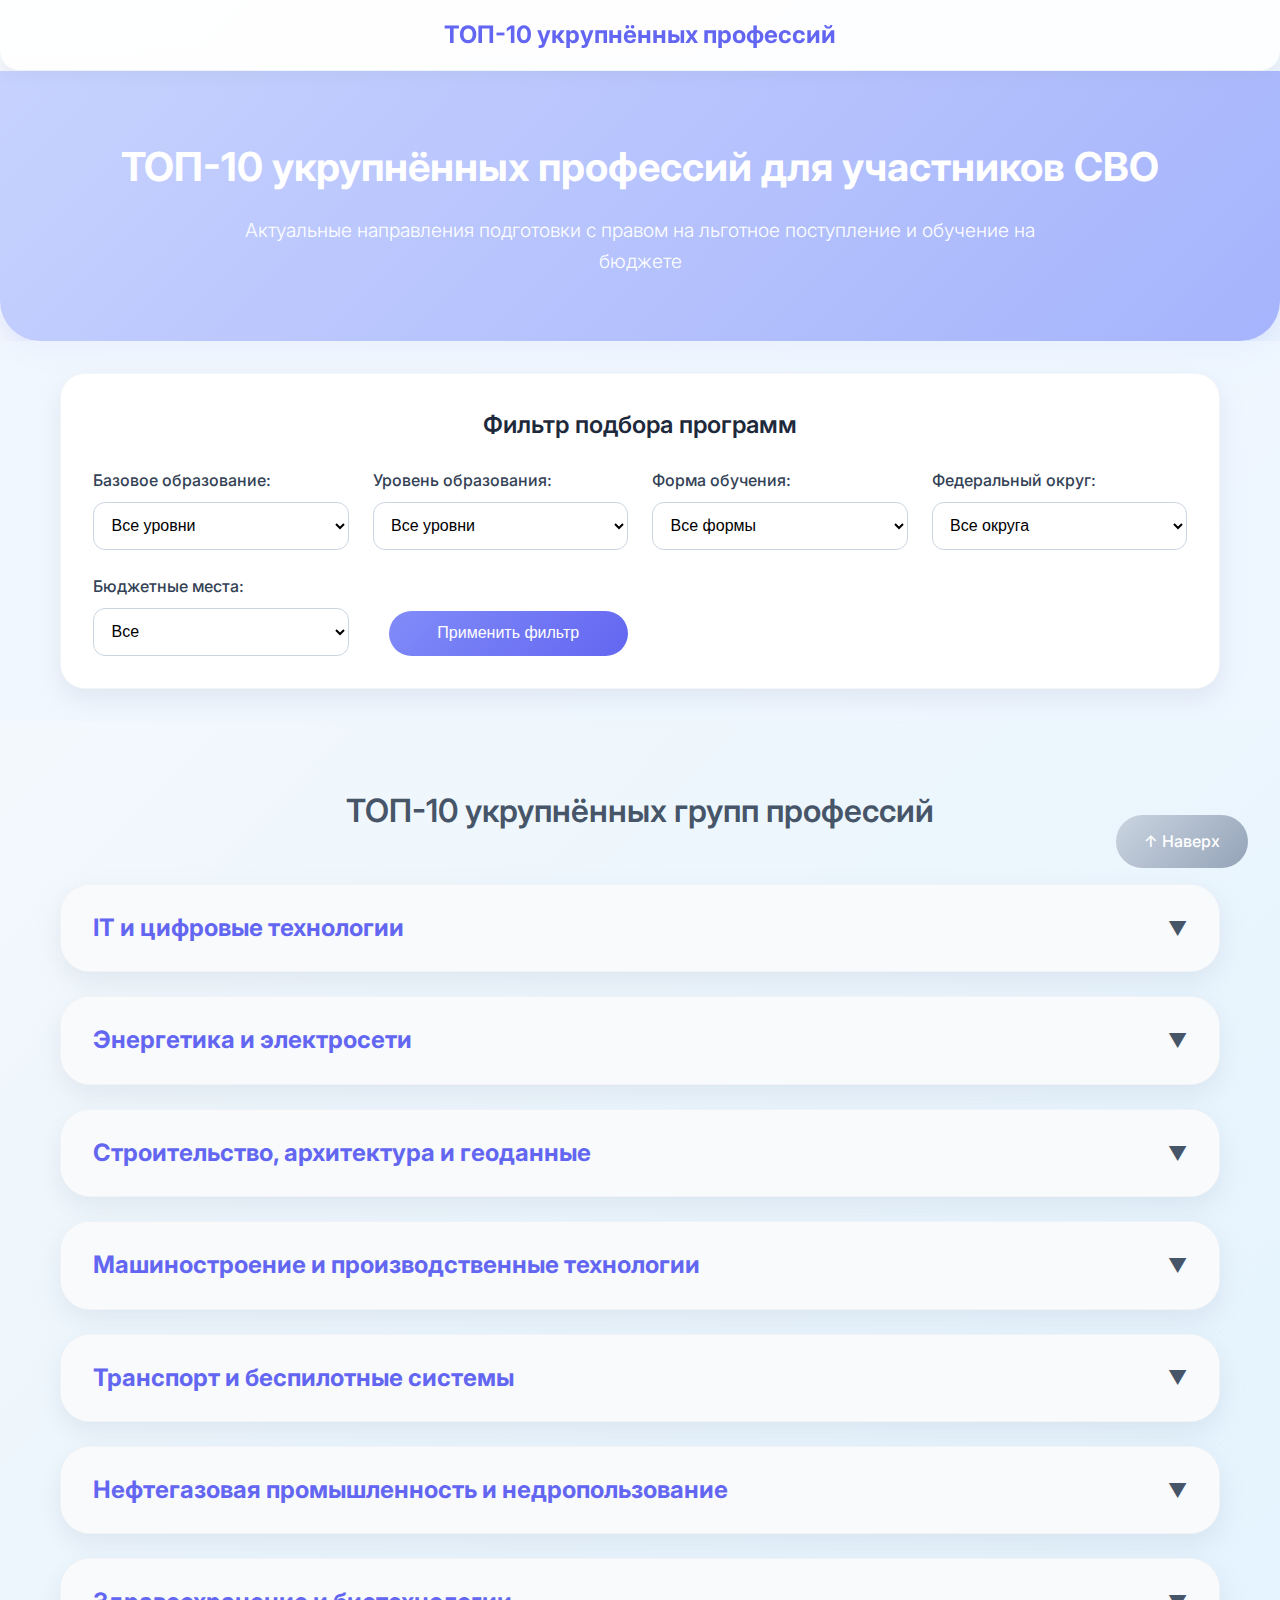
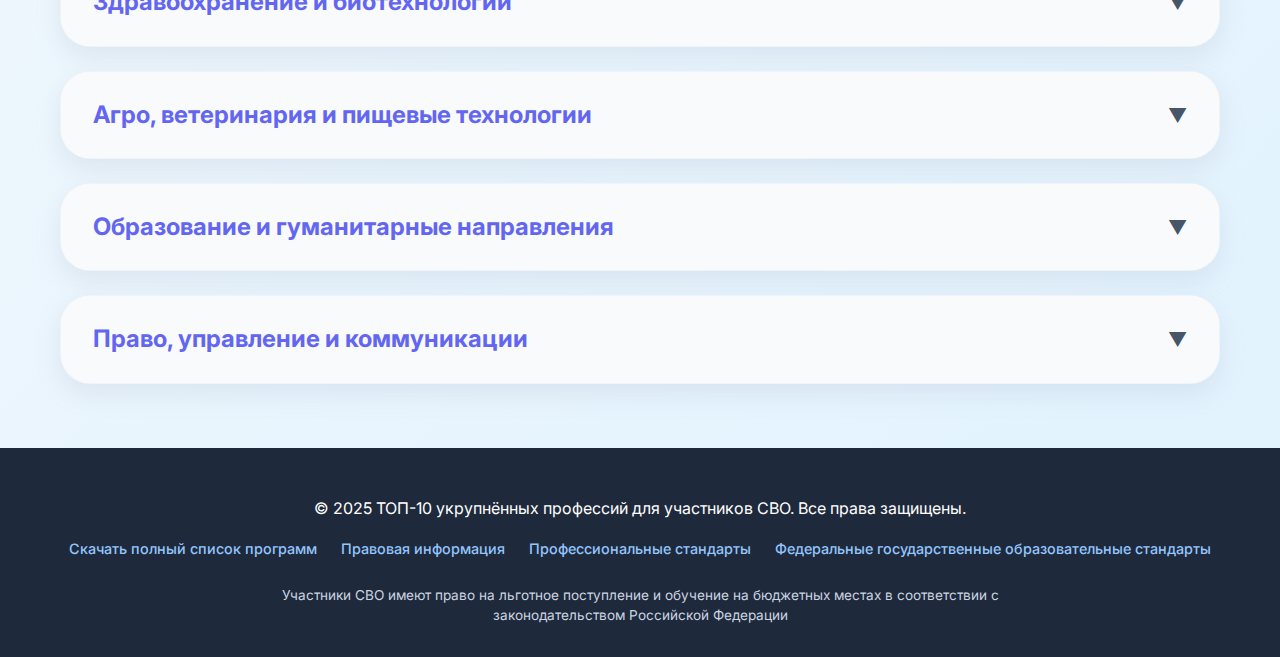
<file: index.html>
<!DOCTYPE html>
<html lang="ru">
<head>
    <meta charset="UTF-8">
    <meta name="viewport" content="width=device-width, initial-scale=1.0">
    <title>ТОП-10 укрупнённых профессий</title>
    <link rel="preconnect" href="https://fonts.googleapis.com">
    <link rel="preconnect" href="https://fonts.gstatic.com" crossorigin>
    <link href="https://fonts.googleapis.com/css2?family=Inter:wght@300;400;500;600;700&display=swap" rel="stylesheet">
    <link rel="stylesheet" href="style.css">
</head>
<body>
    <!-- Header -->
    <header class="header">
        <div class="container">
            <h1 class="logo">ТОП-10 укрупнённых профессий</h1>
        </div>
    </header>

    <!-- Hero Section -->
    <section class="hero">
        <div class="container">
            <h1 class="hero-title">ТОП-10 укрупнённых профессий для участников СВО</h1>
            <p class="hero-subtitle">Актуальные направления подготовки с правом на льготное поступление и обучение на бюджете</p>
        </div>
    </section>

    <!-- Filter Section -->
    <section class="filter-section">
        <div class="container">
            <div class="filter-container">
                <h2 class="filter-title">Фильтр подбора программ</h2>
                <div class="filter-controls">
                    <div class="filter-group">
                        <label for="education-level">Базовое образование:</label>
                        <select id="education-level" class="filter-select">
                            <option value="all">Все уровни</option>
                            <option value="9">9 классов</option>
                            <option value="11">11 классов</option>
                        </select>
                    </div>
                    <div class="filter-group">
                        <label for="education-type">Уровень образования:</label>
                        <select id="education-type" class="filter-select">
                            <option value="all">Все уровни</option>
                            <option value="spo">СПО</option>
                            <option value="vo">Высшее (ВО)</option>
                        </select>
                    </div>
                    <div class="filter-group">
                        <label for="form-of-study">Форма обучения:</label>
                        <select id="form-of-study" class="filter-select">
                            <option value="all">Все формы</option>
                            <option value="fulltime">Очная</option>
                            <option value="parttime">Заочная</option>
                        </select>
                    </div>
                    <div class="filter-group">
                        <label for="federal-district">Федеральный округ:</label>
                        <select id="federal-district" class="filter-select">
                            <option value="all">Все округа</option>
                            <option value="ЦФО">Центральный</option>
                            <option value="СЗФО">Северо-Западный</option>
                            <option value="ЮФО">Южный</option>
                            <option value="СКФО">Северо-Кавказский</option>
                            <option value="ПФО">Приволжский</option>
                            <option value="УФО">Уральский</option>
                            <option value="СФО">Сибирский</option>
                            <option value="ДФО">Дальневосточный</option>
                        </select>
                    </div>
                    <div class="filter-group">
                        <label for="budget-places">Бюджетные места:</label>
                        <select id="budget-places" class="filter-select">
                            <option value="all">Все</option>
                            <option value="yes">Только с бюджетными местами</option>
                        </select>
                    </div>
                    <button id="apply-filter" class="btn btn-primary">Применить фильтр</button>
                </div>
            </div>
        </div>
    </section>

    <!-- Professions Section -->
    <section class="professions-section">
        <div class="container">
            <h2 class="section-title">ТОП-10 укрупнённых групп профессий</h2>
            <div id="professions-container" class="accordion-container">
                <!-- Profession accordions will be generated by JavaScript -->
            </div>
        </div>
    </section>

    <!-- Back to Top Button -->
    <div class="back-to-top">
        <a href="#" class="btn btn-back">↑ Наверх</a>
    </div>

    <!-- Footer -->
    <footer class="footer">
        <div class="container">
            <p class="copyright">© 2025 ТОП-10 укрупнённых профессий для участников СВО. Все права защищены.</p>
            <div class="footer-links">
                <a href="#" class="download-link">Скачать полный список программ</a>
                <a href="#" class="legal-link">Правовая информация</a>
                <a href="#" class="standards-link">Профессиональные стандарты</a>
                <a href="#" class="fgos-link">Федеральные государственные образовательные стандарты</a>
            </div>
            <p class="svo-rights">Участники СВО имеют право на льготное поступление и обучение на бюджетных местах в соответствии с законодательством Российской Федерации</p>
        </div>
    </footer>

    <script src="script.js"></script>
    <script>
        // Smooth scroll for back-to-top button
        document.addEventListener('DOMContentLoaded', function() {
            const backToTop = document.querySelector('.back-to-top a');
            if (backToTop) {
                backToTop.addEventListener('click', function(e) {
                    e.preventDefault();
                    window.scrollTo({
                        top: 0,
                        behavior: 'smooth'
                    });
                });
            }
        });
    </script>
</body>
</html>
</file>
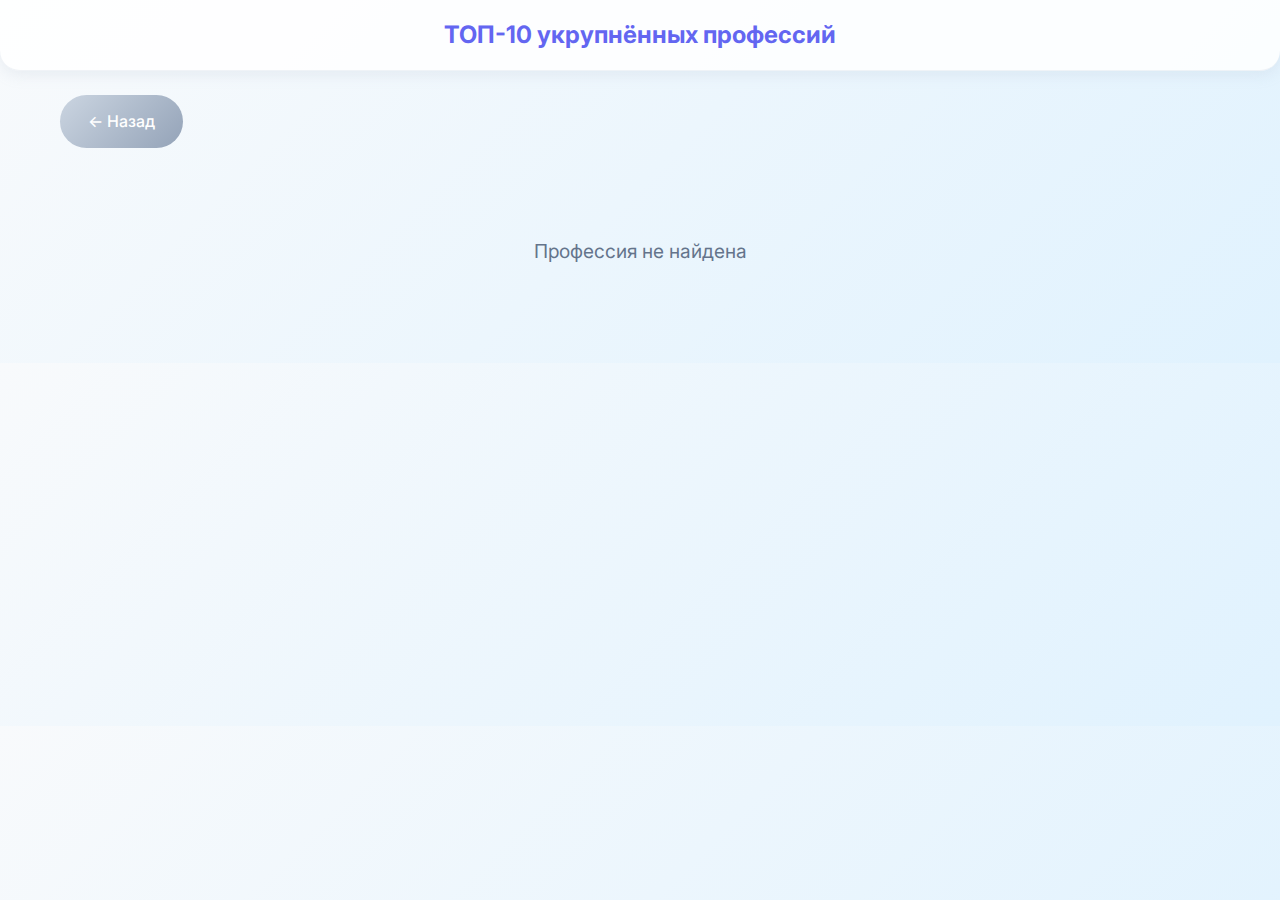
<file: profession_detail.html>
<!DOCTYPE html>
<html lang="ru">
<head>
    <meta charset="UTF-8">
    <meta name="viewport" content="width=device-width, initial-scale=1.0">
    <title>Детальная информация о профессии</title>
    <link rel="preconnect" href="https://fonts.googleapis.com">
    <link rel="preconnect" href="https://fonts.gstatic.com" crossorigin>
    <link href="https://fonts.googleapis.com/css2?family=Inter:wght@300;400;500;600;700&display=swap" rel="stylesheet">
    <link rel="stylesheet" href="style.css">
</head>
<body>
    <!-- Header -->
    <header class="header">
        <div class="container">
            <h1 class="logo">ТОП-10 укрупнённых профессий</h1>
        </div>
    </header>

    <!-- Back Button -->
    <section class="back-section">
        <div class="container">
            <a href="index.html" class="btn btn-back">← Назад</a>
        </div>
    </section>

    <!-- Detail Section -->
    <section class="detail-section">
        <div class="container">
            <div id="profession-detail" class="detail-content">
                <!-- Content will be populated by JavaScript -->
            </div>
        </div>
    </section>

    <script src="script.js"></script>
    <script>
        // Function to get URL parameter
        function getUrlParameter(name) {
            const urlParams = new URLSearchParams(window.location.search);
            return urlParams.get(name);
        }

        // Function to display profession detail
        function displayProfessionDetail() {
            const professionId = getUrlParameter('id');
            if (!professionId) {
                document.getElementById('profession-detail').innerHTML = '<p class="no-results">Профессия не найдена</p>';
                return;
            }

            const profession = professionsData.find(p => p.id == professionId);
            if (!profession) {
                document.getElementById('profession-detail').innerHTML = '<p class="no-results">Профессия не найдена</p>';
                return;
            }

            // Create detailed view for the profession
            const programsList = profession.programs.map(program => `
                <div class="program-detail-card">
                    <h4>${program.name} (${program.level})</h4>
                    <p><strong>Код программы:</strong> ${program.code}</p>
                    <p><strong>Квалификация:</strong> ${program.qualification}</p>
                    <p><strong>Срок обучения:</strong> ${program.duration}</p>
                    <p><strong>Профессиональный стандарт:</strong> ${program.profstandard}</p>
                    <p><strong>Возможные должности:</strong> ${program.positions.join(', ')}</p>
                    <p><strong>Федеральные округа:</strong> ${program.federalDistricts.join(', ')}</p>
                </div>
            `).join('');

            document.getElementById('profession-detail').innerHTML = `
                <div class="detail-card">
                    <h2 class="detail-title">${profession.title}</h2>
                    <div class="code-label">Коды УГС: <span class="code-value">${profession.code}</span></div>
                    <p class="detail-description">${profession.description}</p>
                    
                    <h3 class="section-subtitle">Базовые категории профессий:</h3>
                    <div class="skills-list">
                        ${profession.categories.map(category => `<span class="skill-tag">${category}</span>`).join('')}
                    </div>
                    
                    <h3 class="section-subtitle">Образовательные программы:</h3>
                    <div class="programs-container">
                        ${programsList}
                    </div>
                    
                    <div class="detail-actions">
                        <a href="#" class="btn btn-primary">Поступить</a>
                    </div>
                </div>
            `;
        }

        // Load the detail when the page is ready
        document.addEventListener('DOMContentLoaded', function() {
            displayProfessionDetail();
        });
    </script>
</body>
</html>
</file>
<file: style.css>
* {
    margin: 0;
    padding: 0;
    box-sizing: border-box;
}

body {
    font-family: 'Inter', sans-serif;
    background: linear-gradient(135deg, #f8fafc 0%, #e0f2fe 100%);
    color: #475569;
    line-height: 1.6;
}

.container {
    max-width: 1200px;
    margin: 0 auto;
    padding: 0 20px;
}

/* Header */
.header {
    background-color: rgba(255, 255, 255, 0.85);
    box-shadow: 0 4px 15px rgba(148, 163, 184, 0.15);
    padding: 1rem 0;
    position: sticky;
    top: 0;
    z-index: 100;
    border-bottom: 1px solid rgba(226, 232, 240, 0.5);
    border-radius: 0 0 20px 20px;
}

.logo {
    font-size: 1.5rem;
    font-weight: 700;
    color: #6366f1;
    text-align: center;
}

/* Filter Section */
.filter-section {
    background-color: rgba(239, 246, 255, 0.7);
    padding: 2rem 0;
}

.filter-container {
    background-color: white;
    border-radius: 25px;
    padding: 2rem;
    box-shadow: 0 10px 25px rgba(148, 163, 184, 0.18);
    border: 1px solid rgba(226, 232, 240, 0.4);
}

.filter-title {
    font-size: 1.5rem;
    font-weight: 600;
    color: #1e293b;
    margin-bottom: 1.5rem;
    text-align: center;
}

.filter-controls {
    display: grid;
    grid-template-columns: repeat(auto-fit, minmax(250px, 1fr));
    gap: 1.5rem;
    align-items: end;
}

.filter-group {
    display: flex;
    flex-direction: column;
}

.filter-group label {
    font-weight: 500;
    color: #334155;
    margin-bottom: 0.5rem;
}

.filter-select {
    padding: 0.85rem;
    border: 1px solid #cbd5e1;
    border-radius: 12px;
    font-size: 1rem;
    background-color: white;
    transition: border-color 0.3s ease, box-shadow 0.3s ease;
}

.filter-select:focus {
    outline: none;
    border-color: #818cf8;
    box-shadow: 0 0 0 3px rgba(129, 140, 248, 0.2);
}

.btn-primary {
    background: linear-gradient(135deg, #818cf8 0%, #6366f1 100%);
    color: white;
    padding: 0.85rem 1.75rem;
    border-radius: 60px;
    text-decoration: none;
    font-weight: 500;
    transition: all 0.3s ease;
    border: none;
    cursor: pointer;
    font-size: 1rem;
    align-self: end;
    margin-left: 1rem;
}

.btn-primary:hover {
    background: linear-gradient(135deg, #6366f1 0%, #4f46e5 100%);
    transform: scale(1.05);
    box-shadow: 0 8px 20px rgba(99, 102, 241, 0.4);
}

/* Hero Section */
.hero {
    background: linear-gradient(135deg, #c7d2fe 0%, #a5b4fc 100%);
    color: white;
    padding: 4rem 0;
    text-align: center;
    border-radius: 0 0 40px 40px;
    box-shadow: 0 12px 30px rgba(165, 180, 252, 0.3);
}

.hero-title {
    font-size: 2.5rem;
    font-weight: 700;
    margin-bottom: 1rem;
}

.hero-subtitle {
    font-size: 1.2rem;
    font-weight: 300;
    max-width: 800px;
    margin: 0 auto;
}

/* Professions Section */
.professions-section {
    padding: 4rem 0;
}

.section-title {
    font-size: 2rem;
    font-weight: 600;
    text-align: center;
    margin-bottom: 3rem;
    color: #475569;
}

.accordion-container {
    display: flex;
    flex-direction: column;
    gap: 1.5rem;
}

.accordion-item {
    background-color: white;
    border-radius: 30px;
    box-shadow: 0 10px 25px rgba(148, 163, 184, 0.18);
    border: 1px solid rgba(226, 232, 240, 0.5);
    overflow: hidden;
}

.accordion-header {
    padding: 1.5rem 2rem;
    background-color: #f8fafc;
    cursor: pointer;
    display: flex;
    justify-content: space-between;
    align-items: center;
    transition: background-color 0.3s ease;
}

.accordion-header:hover {
    background-color: #e2e8f0;
}

.accordion-icon {
    font-size: 1.2rem;
    transition: transform 0.3s ease;
}

.accordion-content {
    max-height: 0;
    overflow: hidden;
    transition: max-height 0.3s ease;
}

.accordion-content-inner {
    padding: 0 2rem;
    opacity: 0;
    transition: opacity 0.3s ease;
}

.accordion-item.open .accordion-content {
    max-height: 1000px; /* Достаточно большая высота для содержимого */
}

.accordion-item.open .accordion-content-inner {
    opacity: 1;
}

.accordion-item.open .accordion-icon {
    transform: rotate(180deg);
}

.profession-title {
    font-size: 1.5rem;
    font-weight: 700;
    color: #6366f1;
    margin: 0;
}

.program-item {
    background-color: #f1f5f9;
    border-radius: 15px; /* More compact border radius */
    padding: 0.75rem; /* Reduced padding */
    margin-bottom: 0.75rem; /* Reduced margin */
    box-shadow: 0 3px 8px rgba(148, 163, 184, 0.1);
    border: 1px solid rgba(226, 232, 240, 0.3);
}

.program-header {
    font-weight: 600;
    color: #1e293b;
    margin-bottom: 0.25rem; /* Reduced margin */
    font-size: 0.95rem; /* Smaller font */
}

.program-details {
    margin-top: 0.5rem; /* Reduced margin */
    padding-top: 0.5rem; /* Reduced padding */
    border-top: 1px solid #cbd5e1;
    font-size: 0.9rem; /* Smaller font */
}

.profstandard-link {
    color: #6366f1;
    text-decoration: underline;
    font-weight: 500;
}

.profstandard-link:hover {
    color: #4f46e5;
}

.profession-description {
    color: #475569;
    margin-bottom: 1.5rem;
    font-size: 1rem;
}

.code-label {
    font-weight: 500;
    color: #0f172a;
    margin-bottom: 0.5rem;
    font-size: 0.9rem;
}

.code-value {
    font-family: monospace;
    background-color: #e2e8f0;
    padding: 0.3rem 0.6rem;
    border-radius: 8px;
    font-weight: 600;
    color: #1e293b;
}

.skills-title {
    font-weight: 600;
    margin-bottom: 0.5rem;
    color: #475569;
}

.skills-list {
    display: flex;
    flex-wrap: wrap;
    gap: 0.5rem;
    margin-bottom: 1.5rem;
}

.skill-tag {
    background-color: #e0e7ff;
    color: #6366f1;
    padding: 0.35rem 0.9rem;
    border-radius: 25px;
    font-size: 0.875rem;
    font-weight: 500;
}

.card-actions {
    display: flex;
    gap: 1rem; /* Reduced gap */
    justify-content: center;
    flex-wrap: wrap;
    padding: 1.5rem 0 1rem 0; /* Add vertical padding to create space from content */
    margin-top: 0.5rem; /* Add top margin to separate from content */
}

/* Add flexbox container for better alignment */
.accordion-content-inner {
    padding: 0 2rem 1rem; /* Add bottom padding to create space from card bottom */
    opacity: 0;
    transition: opacity 0.3s ease;
    display: flex;
    flex-direction: column;
    min-height: calc(100% - 2rem); /* Account for padding */
}

.accordion-item.open .accordion-content-inner {
    opacity: 1;
}

/* Wrapper for content to separate from buttons */
.content-wrapper {
    flex: 0 1 auto; /* Don't grow to fill available space, allow to shrink */
}

/* Ensure programs section doesn't grow to fill all space */
.programs-section {
    margin-bottom: 1rem;
}

.programs-title {
    font-weight: 600;
    margin-bottom: 0.5rem;
    color: #475569;
}

.programs-list {
    list-style: none;
    padding-left: 0;
}

.programs-list li {
    padding: 0.25rem 0;
    color: #475569;
}

.no-results {
    grid-column: 1 / -1;
    text-align: center;
    font-size: 1.2rem;
    color: #64748b;
    padding: 2rem;
}

.apply-btn {
    background: linear-gradient(135deg, #4ade80 0%, #22c55e 100%);
    color: white;
    padding: 0.85rem 1.75rem;
    border-radius: 60px;
    text-decoration: none;
    font-weight: 500;
    transition: all 0.3s ease;
    border: none;
    cursor: pointer;
    font-size: 1rem;
    display: inline-block;
    width: auto;
}

.apply-btn:hover {
    background: linear-gradient(135deg, #22c55e 0%, #16a34a 100%);
    transform: scale(1.05);
    box-shadow: 0 8px 20px rgba(34, 197, 94, 0.4);
}

.btn {
    display: inline-block;
    background: linear-gradient(135deg, #818cf8 0%, #6366f1 100%);
    color: white;
    padding: 0.85rem 1.75rem;
    border-radius: 60px;
    text-decoration: none;
    font-weight: 500;
    transition: all 0.3s ease;
    border: none;
    cursor: pointer;
    font-size: 1rem;
}

.btn:hover {
    background: linear-gradient(135deg, #6366f1 0%, #4f46e5 100%);
    transform: scale(1.05);
    box-shadow: 0 8px 20px rgba(99, 102, 241, 0.4);
}

/* Back Button */
.btn-back {
    background: linear-gradient(135deg, #cbd5e1 0%, #94a3b8 100%);
    color: white;
    padding: 0.85rem 1.75rem;
    border-radius: 60px;
    text-decoration: none;
    font-weight: 500;
    transition: all 0.3s ease;
    border: none;
    cursor: pointer;
    font-size: 1rem;
    display: inline-flex;
    align-items: center;
    gap: 0.5rem;
}

.btn-back:hover {
    background: linear-gradient(135deg, #a3b3c1 0%, #718296 100%);
    transform: scale(1.05);
    box-shadow: 0 8px 20px rgba(148, 163, 184, 0.4);
}

.back-section {
    padding: 1.5rem 0;
}

.back-to-top {
    position: fixed;
    bottom: 2rem;
    right: 2rem;
    z-index: 1000;
}

/* Detail Page Styles */
.detail-section {
    padding: 2rem 0 4rem;
}

.detail-card {
    background-color: white;
    border-radius: 30px;
    box-shadow: 0 12px 30px rgba(148, 163, 184, 0.22);
    padding: 3rem;
    margin-bottom: 2rem;
    border: 1px solid rgba(226, 232, 240, 0.5);
}

.detail-title {
    font-size: 2rem;
    font-weight: 700;
    color: #6366f1;
    margin-bottom: 1rem;
}

.detail-description {
    font-size: 1.1rem;
    color: #475569;
    margin-bottom: 1.5rem;
    line-height: 1.7;
}

.section-subtitle {
    font-size: 1.25rem;
    font-weight: 600;
    color: #475569;
    margin: 1.5rem 0 1rem;
}

.programs-container {
    margin-top: 1.5rem;
}

.program-detail-card {
    background-color: #f1f5f9;
    border-radius: 20px;
    padding: 1.75rem;
    margin-bottom: 1.25rem;
    box-shadow: 0 6px 15px rgba(148, 163, 184, 0.12);
    border: 1px solid rgba(226, 232, 240, 0.3);
}

.program-detail-card h4 {
    color: #6366f1;
    margin-bottom: 0.75rem;
}

.program-detail-card p {
    margin: 0.5rem 0;
    color: #475569;
}

.detail-actions {
    margin-top: 2rem;
    text-align: center;
}

/* Footer */
.footer {
    background-color: #1e293b;
    color: white;
    padding: 3rem 0 2rem;
    text-align: center;
}

.copyright {
    margin-bottom: 1rem;
}

.footer-links {
    display: flex;
    flex-wrap: wrap;
    justify-content: center;
    gap: 1.5rem;
    margin-bottom: 1.5rem;
}

.download-link, .legal-link, .standards-link, .fgos-link {
    color: #93c5fd;
    text-decoration: none;
    font-weight: 500;
    font-size: 0.9rem;
}

.download-link:hover, .legal-link:hover, .standards-link:hover, .fgos-link:hover {
    text-decoration: underline;
}

.svo-rights {
    font-size: 0.85rem;
    color: #cbd5e1;
    max-width: 800px;
    margin: 0 auto;
    line-height: 1.5;
}

/* Responsive Design */
@media (max-width: 768px) {
    .hero-title {
        font-size: 2rem;
    }
    
    .hero-subtitle {
        font-size: 1rem;
    }
    
    .accordion-header {
        padding: 1.25rem 1.5rem;
    }
    
    .accordion-content-inner {
        padding: 0 1.5rem 1.5rem;
    }
    
    .section-title {
        font-size: 1.75rem;
    }
    
    .profession-title {
        font-size: 1.25rem;
    }
    
    .program-item {
        padding: 0.6rem; /* Keep compact on mobile too */
        margin-bottom: 0.6rem;
    }
    
    .program-header {
        font-size: 0.9rem;
    }
    
    .program-details {
        font-size: 0.85rem;
    }
    
    .card-actions {
        gap: 0.75rem;
        padding: 1rem 0 0.5rem 0;
        margin-top: 0.5rem;
        justify-content: center;
    }
}

@media (max-width: 480px) {
    .container {
        padding: 0 15px;
    }
    
    .hero {
        padding: 2.5rem 0;
    }
    
    .hero-title {
        font-size: 1.75rem;
    }
    
    .section-title {
        font-size: 1.5rem;
    }
    
    .btn {
        width: 100%;
        text-align: center;
    }
    
    .card-actions {
        justify-content: center;
        gap: 0.5rem;
        padding: 0.75rem 0;
        margin-top: 0.5rem;
    }
    
    .accordion-header {
        padding: 1rem 1.25rem;
    }
    
    .accordion-content-inner {
        padding: 0 1.25rem 1.25rem;
    }
}
</file>
